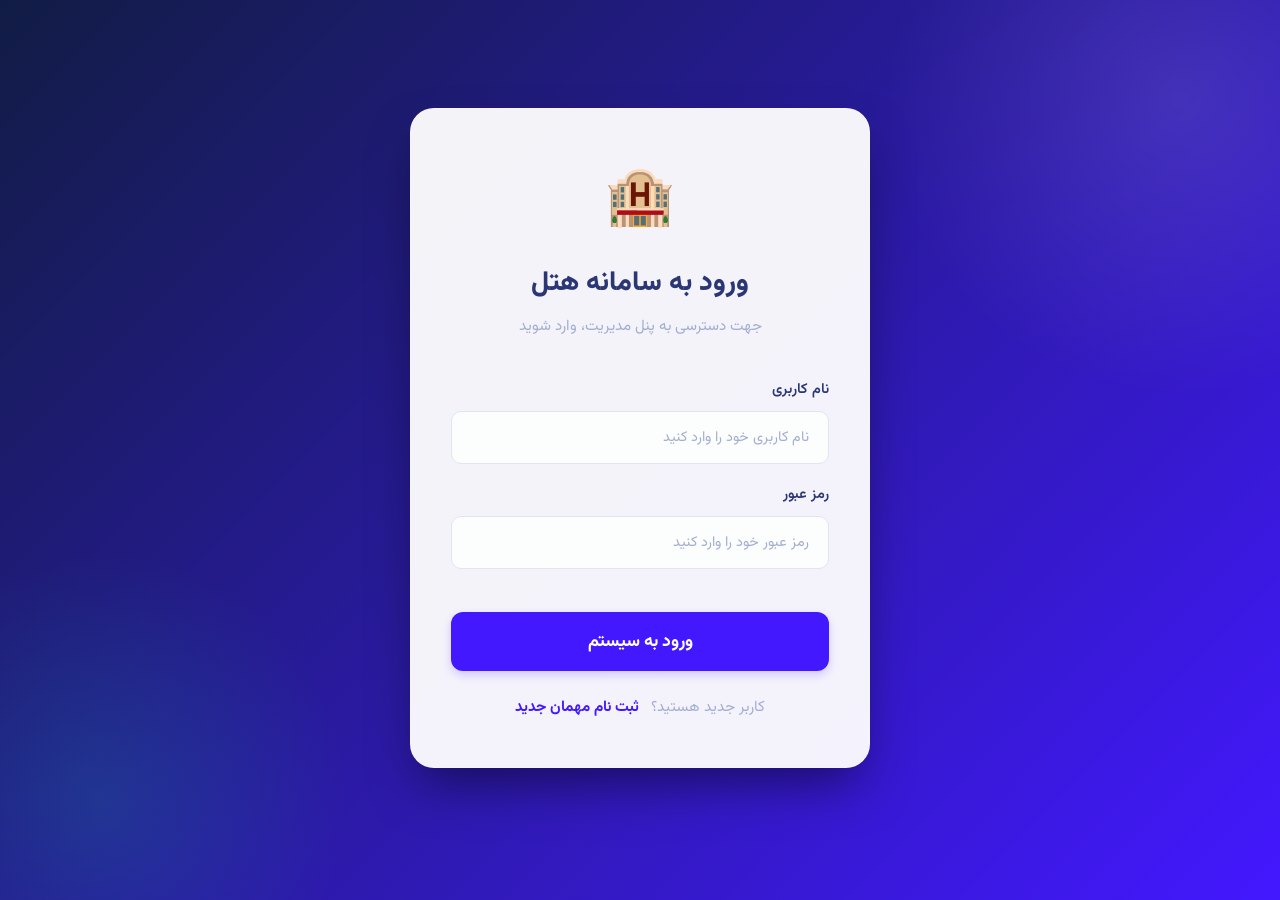
<file: hotel/index.html>
<!DOCTYPE html>
<html lang="fa" dir="rtl">
<head>
    <meta charset="UTF-8">
    <meta name="viewport" content="width=device-width, initial-scale=1.0">
    <title>ورود به سیستم مدیریت هتل</title>
    <link rel="stylesheet" href="vazirmatn/Vazirmatn-font-face.css">
    <link rel="stylesheet" href="css/shared.css">
    <link rel="stylesheet" href="css/auth.css">
</head>
<body>
    <div id="auth-view">
        <div class="auth-wrapper">
            <div class="card auth-box">
                <div class="auth-header">
                    <div class="auth-icon">🏨</div>
                    <h2 id="auth-title">ورود به سامانه هتل</h2>
                    <p class="auth-subtitle">جهت دسترسی به پنل مدیریت، وارد شوید</p>
                </div>
                <form id="auth-form" onsubmit="handleAuth(event)">
                    <div id="register-fields" class="hidden">
                        <div class="form-group">
                            <label>نام و نام خانوادگی</label>
                            <input type="text" id="reg-name" placeholder="مثال: علی محمدی">
                        </div>
                        <div class="form-group">
                            <label>شماره تماس</label>
                            <input type="text" id="reg-phone" placeholder="09123456789">
                        </div>
                    </div>
                    <div class="form-group">
                        <label>نام کاربری</label>
                        <input type="text" id="auth-user" required placeholder="نام کاربری خود را وارد کنید">
                    </div>
                    <div class="form-group">
                        <label>رمز عبور</label>
                        <input type="password" id="auth-pass" required placeholder="رمز عبور خود را وارد کنید">
                    </div>
                    <button type="submit" id="auth-btn" class="auth-submit">ورود به سیستم</button>
                    <p class="auth-switch">
                        کاربر جدید هستید؟ <a href="#" onclick="toggleAuthMode()">ثبت نام مهمان جدید</a>
                    </p>
                </form>
            </div>
        </div>
    </div>
    
    <script src="js/db.js"></script>
    <script src="js/auth.js"></script>
</body>
</html>
</file>
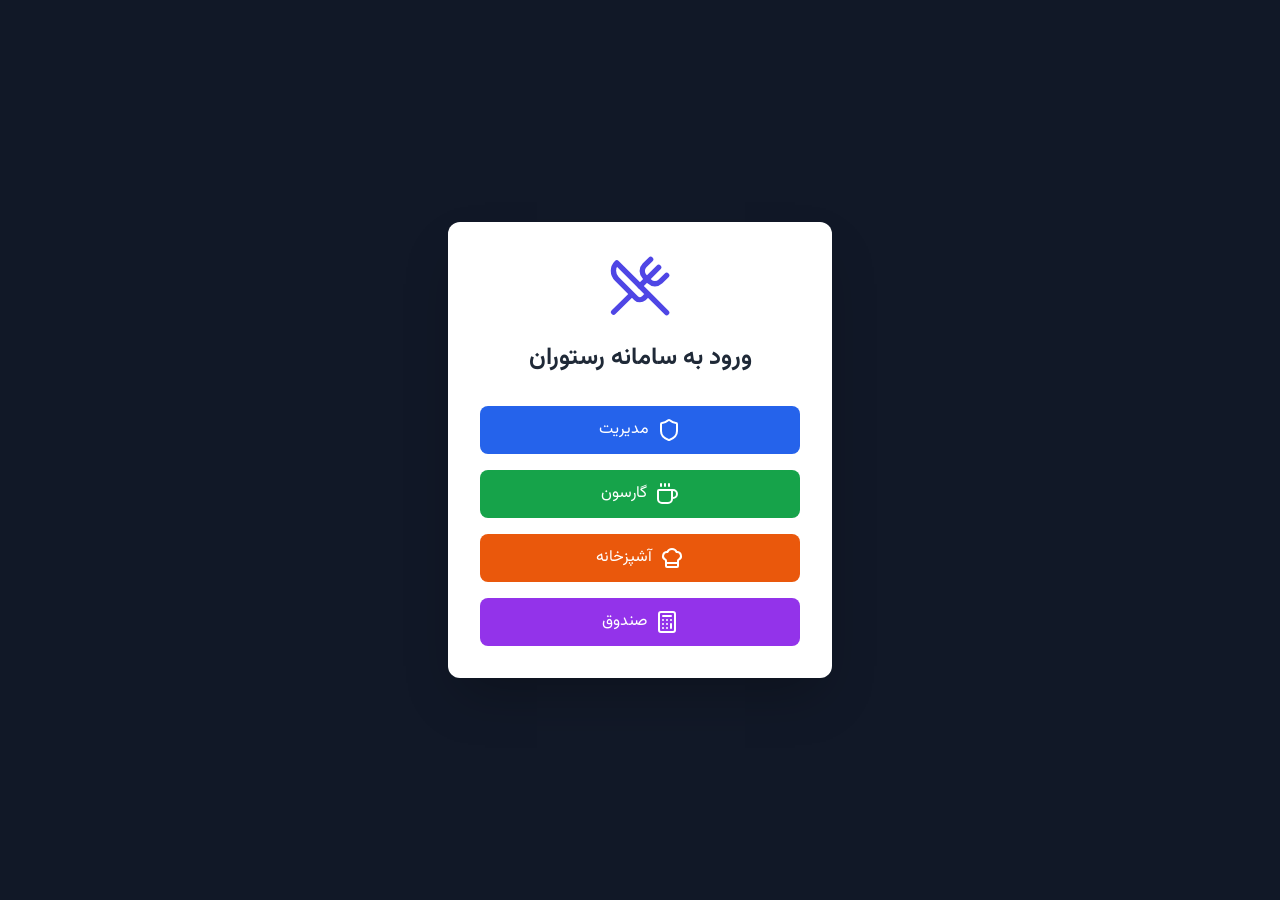
<file: Restaurant/index.html>
<!DOCTYPE html>
<html lang="fa" dir="rtl">
<head>
    <meta charset="UTF-8">
    <meta name="viewport" content="width=device-width, initial-scale=1.0">
    <title>سیستم مدیریت رستوران</title>
    <link href="./output.css" rel="stylesheet">
    <script src="./lucide.js"></script>
    <style>
        @font-face {
            font-family: 'Vazirmatn';
            src: url('../hotel/vazirmatn/fonts/webfonts/Vazirmatn-Regular.woff2') format('woff2');
            font-weight: normal;
            font-style: normal;
        }
        @font-face {
            font-family: 'Vazirmatn';
            src: url('../hotel/vazirmatn/fonts/webfonts/Vazirmatn-Bold.woff2') format('woff2');
            font-weight: bold;
            font-style: normal;
        }
        body { font-family: 'Vazirmatn', sans-serif; background-color: #f3f4f6; }
        .hidden-view { display: none !important; }
        .custom-scrollbar::-webkit-scrollbar { width: 6px; }
        .custom-scrollbar::-webkit-scrollbar-track { background: #f1f1f1; border-radius: 4px; }
        .custom-scrollbar::-webkit-scrollbar-thumb { background: #c7c7cc; border-radius: 4px; }
        .custom-scrollbar::-webkit-scrollbar-thumb:hover { background: #a0a0a5; }
    </style>
</head>
<body class="text-gray-800">

    <div id="login-view" class="min-h-screen flex items-center justify-center bg-gray-900">
        <div class="bg-white p-8 rounded-xl shadow-2xl w-96">
            <div class="flex justify-center mb-6 text-indigo-600">
                <i data-lucide="utensils-crossed" class="w-16 h-16"></i>
            </div>
            <h1 class="text-2xl font-bold text-center mb-8">ورود به سامانه رستوران</h1>
            <div class="space-y-4">
                <button onclick="app.login('admin')" class="w-full py-3 bg-blue-600 text-white rounded-lg hover:bg-blue-700 flex items-center justify-center gap-2">
                    <i data-lucide="shield"></i> مدیریت
                </button>
                <button onclick="app.login('waiter')" class="w-full py-3 bg-green-600 text-white rounded-lg hover:bg-green-700 flex items-center justify-center gap-2">
                    <i data-lucide="coffee"></i> گارسون
                </button>
                <button onclick="app.login('kitchen')" class="w-full py-3 bg-orange-600 text-white rounded-lg hover:bg-orange-700 flex items-center justify-center gap-2">
                    <i data-lucide="chef-hat"></i> آشپزخانه
                </button>
                <button onclick="app.login('cashier')" class="w-full py-3 bg-purple-600 text-white rounded-lg hover:bg-purple-700 flex items-center justify-center gap-2">
                    <i data-lucide="calculator"></i> صندوق
                </button>
            </div>
        </div>
    </div>

    <div id="dashboard-layout" class="hidden-view min-h-screen flex flex-col">
        <header class="bg-white shadow-sm p-4 flex justify-between items-center z-10 relative">
            <div class="flex items-center gap-3">
                <i data-lucide="utensils" class="text-indigo-600"></i>
                <h2 id="header-title" class="text-xl font-bold">داشبورد</h2>
            </div>
            <button onclick="app.logout()" class="text-red-500 hover:bg-red-50 p-2 rounded-lg flex gap-2 items-center">
                <i data-lucide="log-out"></i> خروج
            </button>
        </header>

        <main class="flex-1 p-6 overflow-auto">
            
            <section id="admin-view" class="hidden-view space-y-6">
                <div class="grid grid-cols-3 gap-6">
                    <div class="bg-white p-6 rounded-xl shadow-sm border-l-4 border-blue-500">
                        <div class="text-gray-500 mb-1">فروش امروز</div>
                        <div id="admin-total-sales" class="text-3xl font-bold text-gray-800">0 تومان</div>
                    </div>
                </div>
                
                <div class="bg-white rounded-xl shadow-sm p-6">
                    <div class="flex justify-between items-center mb-6">
                        <h3 class="text-lg font-bold">مدیریت منو</h3>
                        <div class="flex gap-2">
                            <button onclick="admin.exportMenu()" class="bg-gray-100 text-gray-700 px-3 py-2 rounded-lg flex gap-2 hover:bg-gray-200">
                                <i data-lucide="download" class="w-5 h-5"></i> خروجی (Backup)
                            </button>
                            
                            <input type="file" id="import-menu-file" class="hidden" accept=".json" onchange="admin.importMenu(event)">
                            <button onclick="document.getElementById('import-menu-file').click()" class="bg-gray-100 text-gray-700 px-3 py-2 rounded-lg flex gap-2 hover:bg-gray-200">
                                <i data-lucide="upload" class="w-5 h-5"></i> ورود (Restore)
                            </button>

                            <button onclick="admin.openMenuModal()" class="bg-indigo-600 text-white px-4 py-2 rounded-lg flex gap-2">
                                <i data-lucide="plus" class="w-5 h-5"></i> افزودن غذا
                            </button>
                        </div>
                    </div>

                    <div class="overflow-x-auto">
                        <table class="w-full text-right">
                            <thead class="bg-gray-50 border-b">
                                <tr>
                                    <th class="p-3">نام</th>
                                    <th class="p-3">دسته‌بندی</th>
                                    <th class="p-3">قیمت (تومان)</th>
                                    <th class="p-3">وضعیت</th>
                                    <th class="p-3">عملیات</th>
                                </tr>
                            </thead>
                            <tbody id="admin-menu-list"></tbody>
                        </table>
                    </div>
                </div>
            </section>

            <section id="waiter-view" class="hidden-view space-y-6">
                <div class="bg-white p-6 rounded-xl shadow-sm">
                    <h3 class="text-lg font-bold mb-4">غذاهای آماده تحویل</h3>
                    <div id="waiter-ready-list" class="flex flex-col gap-3"></div>
                </div>
                <div class="bg-white p-6 rounded-xl shadow-sm">
                    <div class="flex gap-4 mb-6 text-sm">
                        <span class="flex items-center gap-1"><div class="w-4 h-4 bg-green-100 border border-green-500 rounded"></div> خالی</span>
                        <span class="flex items-center gap-1"><div class="w-4 h-4 bg-red-100 border border-red-500 rounded"></div> مشغول</span>
                        <span class="flex items-center gap-1"><div class="w-4 h-4 bg-yellow-100 border border-yellow-500 rounded"></div> منتظر تسویه</span>
                    </div>
                    <div id="waiter-tables-grid" class="grid grid-cols-5 md:grid-cols-10 gap-4"></div>
                </div>
            </section>

            <section id="kitchen-view" class="hidden-view">
                <h3 class="text-xl font-bold mb-6">صف پخت</h3>
                <div id="kitchen-orders-grid" class="grid grid-cols-1 md:grid-cols-2 lg:grid-cols-3 gap-6"></div>
            </section>

            <section id="cashier-view" class="hidden-view space-y-6">
                <div class="grid grid-cols-1 lg:grid-cols-3 gap-6">
                    <div class="bg-white p-6 rounded-xl shadow-sm lg:col-span-1">
                        <h3 class="text-lg font-bold mb-4">میزهای فعال</h3>
                        <div id="cashier-tables-list" class="space-y-2"></div>
                    </div>
                    <div class="bg-white p-6 rounded-xl shadow-sm lg:col-span-2">
                        <h3 class="text-lg font-bold mb-4">فاکتور</h3>
                        <div id="cashier-invoice-details">
                            <p class="text-gray-400 text-center py-10">یک میز را انتخاب کنید</p>
                        </div>
                    </div>
                </div>
            </section>

        </main>
    </div>

    <div id="modal-overlay" class="hidden-view fixed inset-0 bg-black bg-opacity-50 z-50 flex items-center justify-center p-4 overflow-y-auto">
        <div id="modal-content" class="bg-white rounded-xl shadow-2xl w-auto max-w-[95vw] max-h-[95vh] flex flex-col m-auto">
            <div class="p-4 border-b flex justify-between items-center">
                <h3 id="modal-title" class="font-bold text-lg"></h3>
                <button onclick="app.closeModal()" class="text-gray-500 hover:text-red-500"><i data-lucide="x"></i></button>
            </div>
            <div id="modal-body" class="p-4 overflow-y-auto flex-1 custom-scrollbar"></div>
            <div id="modal-footer" class="p-4 border-t bg-gray-50 rounded-b-xl flex justify-end gap-3"></div>
        </div>
    </div>

    <script src="./js/jalaali.js"></script>
    <script src="./js/store.js"></script>
    <script src="./js/admin.js"></script>
    <script src="./js/waiter.js"></script>
    <script src="./js/kitchen.js"></script>
    <script src="./js/cashier.js"></script>
    <script src="./js/app.js"></script>
</body>
</html>
</file>
<file: hotel/vazirmatn/Vazirmatn-font-face.css>
/* Generated by script */
@font-face {
  font-family: Vazirmatn;
  src: url('fonts/webfonts/Vazirmatn-Thin.woff2') format('woff2');
  font-weight: 100;
  font-style: normal;
  font-display: swap;
}

@font-face {
  font-family: Vazirmatn;
  src: url('fonts/webfonts/Vazirmatn-ExtraLight.woff2') format('woff2');
  font-weight: 200;
  font-style: normal;
  font-display: swap;
}

@font-face {
  font-family: Vazirmatn;
  src: url('fonts/webfonts/Vazirmatn-Light.woff2') format('woff2');
  font-weight: 300;
  font-style: normal;
  font-display: swap;
}

@font-face {
  font-family: Vazirmatn;
  src: url('fonts/webfonts/Vazirmatn-Regular.woff2') format('woff2');
  font-weight: 400;
  font-style: normal;
  font-display: swap;
}

@font-face {
  font-family: Vazirmatn;
  src: url('fonts/webfonts/Vazirmatn-Medium.woff2') format('woff2');
  font-weight: 500;
  font-style: normal;
  font-display: swap;
}

@font-face {
  font-family: Vazirmatn;
  src: url('fonts/webfonts/Vazirmatn-SemiBold.woff2') format('woff2');
  font-weight: 600;
  font-style: normal;
  font-display: swap;
}

@font-face {
  font-family: Vazirmatn;
  src: url('fonts/webfonts/Vazirmatn-Bold.woff2') format('woff2');
  font-weight: 700;
  font-style: normal;
  font-display: swap;
}

@font-face {
  font-family: Vazirmatn;
  src: url('fonts/webfonts/Vazirmatn-ExtraBold.woff2') format('woff2');
  font-weight: 800;
  font-style: normal;
  font-display: swap;
}

@font-face {
  font-family: Vazirmatn;
  src: url('fonts/webfonts/Vazirmatn-Black.woff2') format('woff2');
  font-weight: 900;
  font-style: normal;
  font-display: swap;
}
</file>
<file: hotel/css/shared.css>
:root {
    --primary: #4318FF;
    --primary-hover: #3311DB;
    --secondary: #05CD99;
    --danger: #EE5D50;
    --warning: #FFCE20;
    --dark: #2B3674;
    --light: #F4F7FE;
    --gray: #A3AED0;
    --text-main: #2B3674;
    --border: #E0E5F2;
    --card-bg: #FFFFFF;
    --sidebar-bg: #111C44;
    --shadow-soft: 0px 18px 40px rgba(112, 144, 176, 0.12);
    --shadow-hover: 0px 20px 45px rgba(112, 144, 176, 0.2);
    --font: 'Vazirmatn', system-ui, -apple-system, sans-serif;
    --radius-lg: 20px;
    --radius-md: 14px;
    --radius-sm: 10px;
}

* { box-sizing: border-box; margin: 0; padding: 0; font-family: var(--font); }

body { 
    background: var(--light); 
    color: var(--text-main); 
    min-height: 100vh; 
    display: flex; 
    overflow-x: hidden; 
    font-size: 15px;
    line-height: 1.6;
}

h1, h2, h3, h4 { color: var(--text-main); font-weight: 700; margin-bottom: 1.2rem; }
a { text-decoration: none; color: var(--primary); transition: all 0.3s ease; }
a:hover { color: var(--primary-hover); }

input, select { 
    border: 1px solid var(--border); 
    padding: 0.85rem 1.2rem; 
    border-radius: var(--radius-sm); 
    font-size: 0.95rem; 
    width: 100%; 
    transition: all 0.3s ease; 
    background: #FCFDFD; 
    color: var(--text-main);
}
input:focus, select:focus { 
    outline: none; 
    border-color: var(--primary); 
    background: #FFF;
    box-shadow: 0 0 0 4px rgba(67, 24, 255, 0.1); 
}
input::placeholder { color: var(--gray); font-size: 0.9rem; }

button { 
    background: var(--primary); 
    color: white; 
    border: none; 
    cursor: pointer; 
    font-weight: 600; 
    font-size: 0.95rem;
    padding: 0.85rem 1.5rem;
    border-radius: var(--radius-sm);
    display: inline-flex; 
    justify-content: center; 
    align-items: center; 
    gap: 0.5rem; 
    transition: all 0.3s ease;
    box-shadow: 0px 4px 10px rgba(67, 24, 255, 0.2);
}
button:hover { 
    background: var(--primary-hover); 
    transform: translateY(-2px); 
    box-shadow: 0px 8px 20px rgba(67, 24, 255, 0.3); 
}
button:active { transform: translateY(0); }

button.danger { background: var(--danger); box-shadow: 0px 4px 10px rgba(238, 93, 80, 0.2); }
button.danger:hover { background: #E34A3D; box-shadow: 0px 8px 20px rgba(238, 93, 80, 0.3); }

button.secondary { background: var(--secondary); box-shadow: 0px 4px 10px rgba(5, 205, 153, 0.2); }
button.secondary:hover { background: #04B889; box-shadow: 0px 8px 20px rgba(5, 205, 153, 0.3); }

button.warning { background: var(--warning); color: #fff; box-shadow: 0px 4px 10px rgba(255, 206, 32, 0.2); }
button.warning:hover { background: #E6B81C; box-shadow: 0px 8px 20px rgba(255, 206, 32, 0.3); }

button.outline { 
    background: transparent; 
    border: 1px solid var(--primary); 
    color: var(--primary); 
    box-shadow: none; 
}
button.outline:hover { 
    background: var(--primary); 
    color: white; 
    box-shadow: 0px 8px 20px rgba(67, 24, 255, 0.2); 
}

.card { 
    background: var(--card-bg); 
    border-radius: var(--radius-lg); 
    padding: 2rem; 
    box-shadow: var(--shadow-soft); 
    border: none; 
    margin-bottom: 1.5rem; 
    transition: box-shadow 0.3s ease;
}
.card:hover { box-shadow: var(--shadow-hover); }

.grid-2 { display: grid; grid-template-columns: repeat(auto-fit, minmax(320px, 1fr)); gap: 1.5rem; }
.grid-3 { display: grid; grid-template-columns: repeat(auto-fit, minmax(280px, 1fr)); gap: 1.5rem; }
.grid-4 { display: grid; grid-template-columns: repeat(auto-fit, minmax(220px, 1fr)); gap: 1.5rem; }

.form-group { margin-bottom: 1.2rem; }
.form-group label { 
    display: block; 
    margin-bottom: 0.6rem; 
    font-weight: 600; 
    font-size: 0.9rem; 
    color: var(--text-main);
}

.hidden { display: none !important; }

.badge { 
    padding: 0.4rem 1rem; 
    border-radius: 30px; 
    font-size: 0.85rem; 
    font-weight: 700; 
    display: inline-flex; 
    align-items: center;
    justify-content: center;
    letter-spacing: 0.5px;
}
.badge.available { background: rgba(5, 205, 153, 0.1); color: #05CD99; }
.badge.occupied { background: rgba(238, 93, 80, 0.1); color: #EE5D50; }
.badge.dirty { background: rgba(255, 206, 32, 0.15); color: #D4A000; }
.badge.maintenance { background: #F1F5F9; color: #64748B; }
.badge.active { background: rgba(67, 24, 255, 0.1); color: var(--primary); }
.badge.completed { background: rgba(5, 205, 153, 0.1); color: #05CD99; }
.badge.cancelled { background: rgba(238, 93, 80, 0.1); color: #EE5D50; }



.bd-hide{display:none}


.bd-main {
    background-color: #ffffff;
    border: 1px solid #e2e8f0;
    border-radius: 12px;
    padding: 15px;
    z-index: 9999;
    width: 380px !important;
    margin: 8px 0 0;
    box-shadow: 0 10px 25px rgba(0, 0, 0, 0.1);
    font-family: Tahoma, 'IranSans', sans-serif;
}

.bd-calendar { width: 100%; padding: 0; margin: 0; }
.bd-calendar table { border: none; width: 100%; border-collapse: collapse; }

.bd-title {
    display: flex;
    justify-content: space-between;
    align-items: center;
    width: 100%;
    margin-bottom: 15px;
}

.bd-next, .bd-prev {
    height: 30px;
    border: none;
    cursor: pointer;
    background-color: #f3f4f6;
    color: #4f46e5;
    border-radius: 6px;
    padding: 15px 15px;
    font-size: 15px;
    font-weight: bold;
    transition: all 0.2s ease;
    display: inline-flex;
    align-items: center;
    justify-content: center;
}

.bd-next:hover, .bd-prev:hover {
    background-color: #e0e7ff;
    color: #3730a3;
}

.bd-dropdown { display: flex; gap: 5px; }
.bd-dropdown select {
    height: 40px;
    border: 1px solid #d1d5db;
    border-radius: 8px;
    background-color: #f9fafb;
    color: #374151;
    padding: 5px 5px;
    font-family: inherit;
    font-size: 15px;
    cursor: pointer;
    outline: none;
    transition: border-color 0.2s;
}
.bd-dropdown select:focus { border-color: #4f46e5; }

.bd-table thead { background-color: transparent; color: #6b7280; }
.bd-table thead tr { height: 35px; cursor: default; border-bottom: 1px solid #f3f4f6; }
.bd-table thead tr th { text-align: center; font-size: 13px; font-weight: normal; }

.bd-table tbody tr td { border: none; padding: 1px; }
.bd-empty-cell, .bd-table-days button { width: 30px; height: 30px; }

.bd-table-days button {
    background-color: #ffffff;
    border: 1px solid transparent;
    color: #374151;
    border-radius: 4px;
    font-size: 15px;
    transition: all 0.2s ease;
}

.bd-table-days button:hover:enabled {
    color: #4f46e5;
    font-weight: bold;
    background-color: #e0e7ff;
    cursor: pointer;
}

.bd-table-days button:disabled { background-color: #f3f4f6; color: #9ca3af; }

.bd-today {
    background-color: #ecfdf5 !important;
    color: #059669 !important;
    font-weight: bold;
    border: 1px solid #34d399;
}

.bd-holiday {
    color: #ef4444 !important;
    background-color: #fef2f2 !important;
}

.bd-selected-day {
    background-color: #4f46e5 !important;
    color: #ffffff !important;
    font-weight: bold;
    box-shadow: 0 4px 10px rgba(79, 70, 229, 0.3);
}

.bd-goto-today {
    width: 100%;
    height: 38px;
    color: #ffffff;
    background-color: #4f46e5;
    border-radius: 8px;
    margin-top: 15px;
    display: flex;
    align-items: center;
    justify-content: center;
    cursor: pointer;
    font-size: 14px;
    font-weight: bold;
    border: none;
    transition: background-color 0.2s ease;
}
.bd-goto-today:hover { background-color: #4338ca; }
</file>
<file: hotel/css/auth.css>
#auth-view { 
    width: 100%; 
    min-height: 100vh;
    display: flex; 
    justify-content: center; 
    align-items: center; 
    padding: 2rem; 
    background: linear-gradient(135deg, #111C44 0%, #4318FF 100%);
    position: relative;
    overflow: hidden;
}

#auth-view::before {
    content: '';
    position: absolute;
    width: 600px;
    height: 600px;
    background: radial-gradient(circle, rgba(255,255,255,0.1) 0%, rgba(255,255,255,0) 70%);
    top: -200px;
    right: -200px;
    border-radius: 50%;
}

#auth-view::after {
    content: '';
    position: absolute;
    width: 500px;
    height: 500px;
    background: radial-gradient(circle, rgba(5, 205, 153, 0.15) 0%, rgba(255,255,255,0) 70%);
    bottom: -150px;
    left: -150px;
    border-radius: 50%;
}

.auth-wrapper {
    width: 100%;
    max-width: 460px;
    animation: slideUp 0.6s cubic-bezier(0.16, 1, 0.3, 1);
    position: relative;
    z-index: 10;
}

.auth-box { 
    width: 100%; 
    background: rgba(255, 255, 255, 0.95);
    backdrop-filter: blur(20px);
    border-radius: 24px;
    padding: 3rem 2.5rem;
    box-shadow: 0 25px 50px -12px rgba(0, 0, 0, 0.5);
    border: 1px solid rgba(255, 255, 255, 0.2);
}

.auth-header { 
    text-align: center; 
    margin-bottom: 2.5rem; 
}

.auth-icon { 
    font-size: 3.5rem; 
    margin-bottom: 1rem;
    display: inline-block;
    animation: float 3s ease-in-out infinite;
}

.auth-header h2 { 
    color: var(--text-main); 
    font-size: 1.7rem; 
    font-weight: 800; 
    margin-bottom: 0.5rem; 
}

.auth-subtitle { 
    color: var(--gray); 
    font-size: 0.95rem; 
}

.auth-submit { 
    width: 100%; 
    padding: 1rem; 
    font-size: 1.1rem; 
    border-radius: 12px; 
    margin-top: 1.5rem; 
    font-weight: 700;
}

.auth-switch { 
    text-align: center; 
    margin-top: 1.5rem; 
    font-size: 0.95rem; 
    color: var(--gray); 
}

.auth-switch a { 
    color: var(--primary); 
    font-weight: 700; 
    margin-right: 0.5rem;
}

.auth-switch a:hover {
    text-decoration: underline;
}

@keyframes slideUp {
    from { opacity: 0; transform: translateY(40px); }
    to { opacity: 1; transform: translateY(0); }
}

@keyframes float {
    0% { transform: translateY(0px); }
    50% { transform: translateY(-10px); }
    100% { transform: translateY(0px); }
}

@media (max-width: 480px) {
    .auth-box { padding: 2rem 1.5rem; }
    .auth-header h2 { font-size: 1.4rem; }
}
</file>
<file: Restaurant/output.css>
*, ::before, ::after {
  --tw-border-spacing-x: 0;
  --tw-border-spacing-y: 0;
  --tw-translate-x: 0;
  --tw-translate-y: 0;
  --tw-rotate: 0;
  --tw-skew-x: 0;
  --tw-skew-y: 0;
  --tw-scale-x: 1;
  --tw-scale-y: 1;
  --tw-pan-x:  ;
  --tw-pan-y:  ;
  --tw-pinch-zoom:  ;
  --tw-scroll-snap-strictness: proximity;
  --tw-gradient-from-position:  ;
  --tw-gradient-via-position:  ;
  --tw-gradient-to-position:  ;
  --tw-ordinal:  ;
  --tw-slashed-zero:  ;
  --tw-numeric-figure:  ;
  --tw-numeric-spacing:  ;
  --tw-numeric-fraction:  ;
  --tw-ring-inset:  ;
  --tw-ring-offset-width: 0px;
  --tw-ring-offset-color: #fff;
  --tw-ring-color: rgb(59 130 246 / 0.5);
  --tw-ring-offset-shadow: 0 0 #0000;
  --tw-ring-shadow: 0 0 #0000;
  --tw-shadow: 0 0 #0000;
  --tw-shadow-colored: 0 0 #0000;
  --tw-blur:  ;
  --tw-brightness:  ;
  --tw-contrast:  ;
  --tw-grayscale:  ;
  --tw-hue-rotate:  ;
  --tw-invert:  ;
  --tw-saturate:  ;
  --tw-sepia:  ;
  --tw-drop-shadow:  ;
  --tw-backdrop-blur:  ;
  --tw-backdrop-brightness:  ;
  --tw-backdrop-contrast:  ;
  --tw-backdrop-grayscale:  ;
  --tw-backdrop-hue-rotate:  ;
  --tw-backdrop-invert:  ;
  --tw-backdrop-opacity:  ;
  --tw-backdrop-saturate:  ;
  --tw-backdrop-sepia:  ;
  --tw-contain-size:  ;
  --tw-contain-layout:  ;
  --tw-contain-paint:  ;
  --tw-contain-style:  ;
}

::backdrop {
  --tw-border-spacing-x: 0;
  --tw-border-spacing-y: 0;
  --tw-translate-x: 0;
  --tw-translate-y: 0;
  --tw-rotate: 0;
  --tw-skew-x: 0;
  --tw-skew-y: 0;
  --tw-scale-x: 1;
  --tw-scale-y: 1;
  --tw-pan-x:  ;
  --tw-pan-y:  ;
  --tw-pinch-zoom:  ;
  --tw-scroll-snap-strictness: proximity;
  --tw-gradient-from-position:  ;
  --tw-gradient-via-position:  ;
  --tw-gradient-to-position:  ;
  --tw-ordinal:  ;
  --tw-slashed-zero:  ;
  --tw-numeric-figure:  ;
  --tw-numeric-spacing:  ;
  --tw-numeric-fraction:  ;
  --tw-ring-inset:  ;
  --tw-ring-offset-width: 0px;
  --tw-ring-offset-color: #fff;
  --tw-ring-color: rgb(59 130 246 / 0.5);
  --tw-ring-offset-shadow: 0 0 #0000;
  --tw-ring-shadow: 0 0 #0000;
  --tw-shadow: 0 0 #0000;
  --tw-shadow-colored: 0 0 #0000;
  --tw-blur:  ;
  --tw-brightness:  ;
  --tw-contrast:  ;
  --tw-grayscale:  ;
  --tw-hue-rotate:  ;
  --tw-invert:  ;
  --tw-saturate:  ;
  --tw-sepia:  ;
  --tw-drop-shadow:  ;
  --tw-backdrop-blur:  ;
  --tw-backdrop-brightness:  ;
  --tw-backdrop-contrast:  ;
  --tw-backdrop-grayscale:  ;
  --tw-backdrop-hue-rotate:  ;
  --tw-backdrop-invert:  ;
  --tw-backdrop-opacity:  ;
  --tw-backdrop-saturate:  ;
  --tw-backdrop-sepia:  ;
  --tw-contain-size:  ;
  --tw-contain-layout:  ;
  --tw-contain-paint:  ;
  --tw-contain-style:  ;
}

/*
! tailwindcss v3.4.19 | MIT License | https://tailwindcss.com
*/

/*
1. Prevent padding and border from affecting element width. (https://github.com/mozdevs/cssremedy/issues/4)
2. Allow adding a border to an element by just adding a border-width. (https://github.com/tailwindcss/tailwindcss/pull/116)
*/

*,
::before,
::after {
  box-sizing: border-box;
  /* 1 */
  border-width: 0;
  /* 2 */
  border-style: solid;
  /* 2 */
  border-color: #e5e7eb;
  /* 2 */
}

::before,
::after {
  --tw-content: '';
}

/*
1. Use a consistent sensible line-height in all browsers.
2. Prevent adjustments of font size after orientation changes in iOS.
3. Use a more readable tab size.
4. Use the user's configured `sans` font-family by default.
5. Use the user's configured `sans` font-feature-settings by default.
6. Use the user's configured `sans` font-variation-settings by default.
7. Disable tap highlights on iOS
*/

html,
:host {
  line-height: 1.5;
  /* 1 */
  -webkit-text-size-adjust: 100%;
  /* 2 */
  -moz-tab-size: 4;
  /* 3 */
  -o-tab-size: 4;
     tab-size: 4;
  /* 3 */
  font-family: ui-sans-serif, system-ui, sans-serif, "Apple Color Emoji", "Segoe UI Emoji", "Segoe UI Symbol", "Noto Color Emoji";
  /* 4 */
  font-feature-settings: normal;
  /* 5 */
  font-variation-settings: normal;
  /* 6 */
  -webkit-tap-highlight-color: transparent;
  /* 7 */
}

/*
1. Remove the margin in all browsers.
2. Inherit line-height from `html` so users can set them as a class directly on the `html` element.
*/

body {
  margin: 0;
  /* 1 */
  line-height: inherit;
  /* 2 */
}

/*
1. Add the correct height in Firefox.
2. Correct the inheritance of border color in Firefox. (https://bugzilla.mozilla.org/show_bug.cgi?id=190655)
3. Ensure horizontal rules are visible by default.
*/

hr {
  height: 0;
  /* 1 */
  color: inherit;
  /* 2 */
  border-top-width: 1px;
  /* 3 */
}

/*
Add the correct text decoration in Chrome, Edge, and Safari.
*/

abbr:where([title]) {
  -webkit-text-decoration: underline dotted;
          text-decoration: underline dotted;
}

/*
Remove the default font size and weight for headings.
*/

h1,
h2,
h3,
h4,
h5,
h6 {
  font-size: inherit;
  font-weight: inherit;
}

/*
Reset links to optimize for opt-in styling instead of opt-out.
*/

a {
  color: inherit;
  text-decoration: inherit;
}

/*
Add the correct font weight in Edge and Safari.
*/

b,
strong {
  font-weight: bolder;
}

/*
1. Use the user's configured `mono` font-family by default.
2. Use the user's configured `mono` font-feature-settings by default.
3. Use the user's configured `mono` font-variation-settings by default.
4. Correct the odd `em` font sizing in all browsers.
*/

code,
kbd,
samp,
pre {
  font-family: ui-monospace, SFMono-Regular, Menlo, Monaco, Consolas, "Liberation Mono", "Courier New", monospace;
  /* 1 */
  font-feature-settings: normal;
  /* 2 */
  font-variation-settings: normal;
  /* 3 */
  font-size: 1em;
  /* 4 */
}

/*
Add the correct font size in all browsers.
*/

small {
  font-size: 80%;
}

/*
Prevent `sub` and `sup` elements from affecting the line height in all browsers.
*/

sub,
sup {
  font-size: 75%;
  line-height: 0;
  position: relative;
  vertical-align: baseline;
}

sub {
  bottom: -0.25em;
}

sup {
  top: -0.5em;
}

/*
1. Remove text indentation from table contents in Chrome and Safari. (https://bugs.chromium.org/p/chromium/issues/detail?id=999088, https://bugs.webkit.org/show_bug.cgi?id=201297)
2. Correct table border color inheritance in all Chrome and Safari. (https://bugs.chromium.org/p/chromium/issues/detail?id=935729, https://bugs.webkit.org/show_bug.cgi?id=195016)
3. Remove gaps between table borders by default.
*/

table {
  text-indent: 0;
  /* 1 */
  border-color: inherit;
  /* 2 */
  border-collapse: collapse;
  /* 3 */
}

/*
1. Change the font styles in all browsers.
2. Remove the margin in Firefox and Safari.
3. Remove default padding in all browsers.
*/

button,
input,
optgroup,
select,
textarea {
  font-family: inherit;
  /* 1 */
  font-feature-settings: inherit;
  /* 1 */
  font-variation-settings: inherit;
  /* 1 */
  font-size: 100%;
  /* 1 */
  font-weight: inherit;
  /* 1 */
  line-height: inherit;
  /* 1 */
  letter-spacing: inherit;
  /* 1 */
  color: inherit;
  /* 1 */
  margin: 0;
  /* 2 */
  padding: 0;
  /* 3 */
}

/*
Remove the inheritance of text transform in Edge and Firefox.
*/

button,
select {
  text-transform: none;
}

/*
1. Correct the inability to style clickable types in iOS and Safari.
2. Remove default button styles.
*/

button,
input:where([type='button']),
input:where([type='reset']),
input:where([type='submit']) {
  -webkit-appearance: button;
  /* 1 */
  background-color: transparent;
  /* 2 */
  background-image: none;
  /* 2 */
}

/*
Use the modern Firefox focus style for all focusable elements.
*/

:-moz-focusring {
  outline: auto;
}

/*
Remove the additional `:invalid` styles in Firefox. (https://github.com/mozilla/gecko-dev/blob/2f9eacd9d3d995c937b4251a5557d95d494c9be1/layout/style/res/forms.css#L728-L737)
*/

:-moz-ui-invalid {
  box-shadow: none;
}

/*
Add the correct vertical alignment in Chrome and Firefox.
*/

progress {
  vertical-align: baseline;
}

/*
Correct the cursor style of increment and decrement buttons in Safari.
*/

::-webkit-inner-spin-button,
::-webkit-outer-spin-button {
  height: auto;
}

/*
1. Correct the odd appearance in Chrome and Safari.
2. Correct the outline style in Safari.
*/

[type='search'] {
  -webkit-appearance: textfield;
  /* 1 */
  outline-offset: -2px;
  /* 2 */
}

/*
Remove the inner padding in Chrome and Safari on macOS.
*/

::-webkit-search-decoration {
  -webkit-appearance: none;
}

/*
1. Correct the inability to style clickable types in iOS and Safari.
2. Change font properties to `inherit` in Safari.
*/

::-webkit-file-upload-button {
  -webkit-appearance: button;
  /* 1 */
  font: inherit;
  /* 2 */
}

/*
Add the correct display in Chrome and Safari.
*/

summary {
  display: list-item;
}

/*
Removes the default spacing and border for appropriate elements.
*/

blockquote,
dl,
dd,
h1,
h2,
h3,
h4,
h5,
h6,
hr,
figure,
p,
pre {
  margin: 0;
}

fieldset {
  margin: 0;
  padding: 0;
}

legend {
  padding: 0;
}

ol,
ul,
menu {
  list-style: none;
  margin: 0;
  padding: 0;
}

/*
Reset default styling for dialogs.
*/

dialog {
  padding: 0;
}

/*
Prevent resizing textareas horizontally by default.
*/

textarea {
  resize: vertical;
}

/*
1. Reset the default placeholder opacity in Firefox. (https://github.com/tailwindlabs/tailwindcss/issues/3300)
2. Set the default placeholder color to the user's configured gray 400 color.
*/

input::-moz-placeholder, textarea::-moz-placeholder {
  opacity: 1;
  /* 1 */
  color: #9ca3af;
  /* 2 */
}

input::placeholder,
textarea::placeholder {
  opacity: 1;
  /* 1 */
  color: #9ca3af;
  /* 2 */
}

/*
Set the default cursor for buttons.
*/

button,
[role="button"] {
  cursor: pointer;
}

/*
Make sure disabled buttons don't get the pointer cursor.
*/

:disabled {
  cursor: default;
}

/*
1. Make replaced elements `display: block` by default. (https://github.com/mozdevs/cssremedy/issues/14)
2. Add `vertical-align: middle` to align replaced elements more sensibly by default. (https://github.com/jensimmons/cssremedy/issues/14#issuecomment-634934210)
   This can trigger a poorly considered lint error in some tools but is included by design.
*/

img,
svg,
video,
canvas,
audio,
iframe,
embed,
object {
  display: block;
  /* 1 */
  vertical-align: middle;
  /* 2 */
}

/*
Constrain images and videos to the parent width and preserve their intrinsic aspect ratio. (https://github.com/mozdevs/cssremedy/issues/14)
*/

img,
video {
  max-width: 100%;
  height: auto;
}

/* Make elements with the HTML hidden attribute stay hidden by default */

[hidden]:where(:not([hidden="until-found"])) {
  display: none;
}

@font-face {
  font-family: 'Vazirmatn';

  src: url('./fonts/Vazirmatn-Regular.woff2') format('woff2');

  font-weight: normal;

  font-style: normal;
}

html {
  font-family: 'Vazirmatn', system-ui, sans-serif;
  direction: rtl;
}

.container {
  width: 100%;
}

.\!container {
  width: 100% !important;
}

@media (min-width: 640px) {
  .container {
    max-width: 640px;
  }

  .\!container {
    max-width: 640px !important;
  }
}

@media (min-width: 768px) {
  .container {
    max-width: 768px;
  }

  .\!container {
    max-width: 768px !important;
  }
}

@media (min-width: 1024px) {
  .container {
    max-width: 1024px;
  }

  .\!container {
    max-width: 1024px !important;
  }
}

@media (min-width: 1280px) {
  .container {
    max-width: 1280px;
  }

  .\!container {
    max-width: 1280px !important;
  }
}

@media (min-width: 1536px) {
  .container {
    max-width: 1536px;
  }

  .\!container {
    max-width: 1536px !important;
  }
}

.fixed {
  position: fixed;
}

.absolute {
  position: absolute;
}

.relative {
  position: relative;
}

.sticky {
  position: sticky;
}

.inset-0 {
  inset: 0px;
}

.right-4 {
  right: 1rem;
}

.top-0 {
  top: 0px;
}

.top-3\.5 {
  top: 0.875rem;
}

.right-3 {
  right: 0.75rem;
}

.-bottom-0\.5 {
  bottom: -0.125rem;
}

.-left-0\.5 {
  left: -0.125rem;
}

.-right-0\.5 {
  right: -0.125rem;
}

.-top-0\.5 {
  top: -0.125rem;
}

.z-10 {
  z-index: 10;
}

.z-50 {
  z-index: 50;
}

.col-span-full {
  grid-column: 1 / -1;
}

.m-auto {
  margin: auto;
}

.mb-1 {
  margin-bottom: 0.25rem;
}

.mb-2 {
  margin-bottom: 0.5rem;
}

.mb-4 {
  margin-bottom: 1rem;
}

.mb-6 {
  margin-bottom: 1.5rem;
}

.mb-8 {
  margin-bottom: 2rem;
}

.mb-3 {
  margin-bottom: 0.75rem;
}

.mt-4 {
  margin-top: 1rem;
}

.ml-2 {
  margin-left: 0.5rem;
}

.mt-10 {
  margin-top: 2.5rem;
}

.mt-2 {
  margin-top: 0.5rem;
}

.line-clamp-2 {
  overflow: hidden;
  display: -webkit-box;
  -webkit-box-orient: vertical;
  -webkit-line-clamp: 2;
}

.block {
  display: block;
}

.flex {
  display: flex;
}

.table {
  display: table;
}

.grid {
  display: grid;
}

.\!grid {
  display: grid !important;
}

.hidden {
  display: none;
}

.h-16 {
  height: 4rem;
}

.h-4 {
  height: 1rem;
}

.h-5 {
  height: 1.25rem;
}

.h-6 {
  height: 1.5rem;
}

.h-64 {
  height: 16rem;
}

.h-12 {
  height: 3rem;
}

.h-2 {
  height: 0.5rem;
}

.h-40 {
  height: 10rem;
}

.h-7 {
  height: 1.75rem;
}

.h-9 {
  height: 2.25rem;
}

.h-\[75vh\] {
  height: 75vh;
}

.h-24 {
  height: 6rem;
}

.h-8 {
  height: 2rem;
}

.h-full {
  height: 100%;
}

.h-10 {
  height: 2.5rem;
}

.h-14 {
  height: 3.5rem;
}

.h-3 {
  height: 0.75rem;
}

.max-h-\[90vh\] {
  max-height: 90vh;
}

.max-h-36 {
  max-height: 9rem;
}

.max-h-\[50vh\] {
  max-height: 50vh;
}

.max-h-\[55vh\] {
  max-height: 55vh;
}

.max-h-\[60vh\] {
  max-height: 60vh;
}

.max-h-\[65vh\] {
  max-height: 65vh;
}

.max-h-\[95vh\] {
  max-height: 95vh;
}

.min-h-screen {
  min-height: 100vh;
}

.min-h-\[60vh\] {
  min-height: 60vh;
}

.min-h-\[65vh\] {
  min-height: 65vh;
}

.min-h-\[80vh\] {
  min-height: 80vh;
}

.w-16 {
  width: 4rem;
}

.w-20 {
  width: 5rem;
}

.w-4 {
  width: 1rem;
}

.w-5 {
  width: 1.25rem;
}

.w-6 {
  width: 1.5rem;
}

.w-96 {
  width: 24rem;
}

.w-full {
  width: 100%;
}

.w-12 {
  width: 3rem;
}

.w-2 {
  width: 0.5rem;
}

.w-7 {
  width: 1.75rem;
}

.w-9 {
  width: 2.25rem;
}

.w-8 {
  width: 2rem;
}

.w-10 {
  width: 2.5rem;
}

.w-14 {
  width: 3.5rem;
}

.w-3 {
  width: 0.75rem;
}

.w-\[95vw\] {
  width: 95vw;
}

.w-auto {
  width: auto;
}

.min-w-\[80px\] {
  min-width: 80px;
}

.min-w-\[1rem\] {
  min-width: 1rem;
}

.max-w-lg {
  max-width: 32rem;
}

.max-w-\[1200px\] {
  max-width: 1200px;
}

.max-w-\[95vw\] {
  max-width: 95vw;
}

.flex-1 {
  flex: 1 1 0%;
}

.shrink-0 {
  flex-shrink: 0;
}

.cursor-pointer {
  cursor: pointer;
}

.grid-cols-1 {
  grid-template-columns: repeat(1, minmax(0, 1fr));
}

.grid-cols-2 {
  grid-template-columns: repeat(2, minmax(0, 1fr));
}

.grid-cols-3 {
  grid-template-columns: repeat(3, minmax(0, 1fr));
}

.grid-cols-5 {
  grid-template-columns: repeat(5, minmax(0, 1fr));
}

.flex-col {
  flex-direction: column;
}

.flex-wrap {
  flex-wrap: wrap;
}

.items-center {
  align-items: center;
}

.justify-end {
  justify-content: flex-end;
}

.justify-center {
  justify-content: center;
}

.justify-between {
  justify-content: space-between;
}

.gap-1 {
  gap: 0.25rem;
}

.gap-2 {
  gap: 0.5rem;
}

.gap-3 {
  gap: 0.75rem;
}

.gap-4 {
  gap: 1rem;
}

.gap-6 {
  gap: 1.5rem;
}

.space-y-2 > :not([hidden]) ~ :not([hidden]) {
  --tw-space-y-reverse: 0;
  margin-top: calc(0.5rem * calc(1 - var(--tw-space-y-reverse)));
  margin-bottom: calc(0.5rem * var(--tw-space-y-reverse));
}

.space-y-4 > :not([hidden]) ~ :not([hidden]) {
  --tw-space-y-reverse: 0;
  margin-top: calc(1rem * calc(1 - var(--tw-space-y-reverse)));
  margin-bottom: calc(1rem * var(--tw-space-y-reverse));
}

.space-y-6 > :not([hidden]) ~ :not([hidden]) {
  --tw-space-y-reverse: 0;
  margin-top: calc(1.5rem * calc(1 - var(--tw-space-y-reverse)));
  margin-bottom: calc(1.5rem * var(--tw-space-y-reverse));
}

.space-y-3 > :not([hidden]) ~ :not([hidden]) {
  --tw-space-y-reverse: 0;
  margin-top: calc(0.75rem * calc(1 - var(--tw-space-y-reverse)));
  margin-bottom: calc(0.75rem * var(--tw-space-y-reverse));
}

.overflow-auto {
  overflow: auto;
}

.overflow-x-auto {
  overflow-x: auto;
}

.overflow-y-auto {
  overflow-y: auto;
}

.whitespace-nowrap {
  white-space: nowrap;
}

.rounded {
  border-radius: 0.25rem;
}

.rounded-full {
  border-radius: 9999px;
}

.rounded-lg {
  border-radius: 0.5rem;
}

.rounded-xl {
  border-radius: 0.75rem;
}

.rounded-b-xl {
  border-bottom-right-radius: 0.75rem;
  border-bottom-left-radius: 0.75rem;
}

.rounded-t-lg {
  border-top-left-radius: 0.5rem;
  border-top-right-radius: 0.5rem;
}

.border {
  border-width: 1px;
}

.border-2 {
  border-width: 2px;
}

.border-4 {
  border-width: 4px;
}

.border-b {
  border-bottom-width: 1px;
}

.border-l-4 {
  border-left-width: 4px;
}

.border-t {
  border-top-width: 1px;
}

.border-t-4 {
  border-top-width: 4px;
}

.border-b-2 {
  border-bottom-width: 2px;
}

.border-t-2 {
  border-top-width: 2px;
}

.border-l {
  border-left-width: 1px;
}

.border-dashed {
  border-style: dashed;
}

.border-blue-500 {
  --tw-border-opacity: 1;
  border-color: rgb(59 130 246 / var(--tw-border-opacity, 1));
}

.border-gray-200 {
  --tw-border-opacity: 1;
  border-color: rgb(229 231 235 / var(--tw-border-opacity, 1));
}

.border-gray-300 {
  --tw-border-opacity: 1;
  border-color: rgb(209 213 219 / var(--tw-border-opacity, 1));
}

.border-green-500 {
  --tw-border-opacity: 1;
  border-color: rgb(34 197 94 / var(--tw-border-opacity, 1));
}

.border-orange-500 {
  --tw-border-opacity: 1;
  border-color: rgb(249 115 22 / var(--tw-border-opacity, 1));
}

.border-red-500 {
  --tw-border-opacity: 1;
  border-color: rgb(239 68 68 / var(--tw-border-opacity, 1));
}

.border-yellow-300 {
  --tw-border-opacity: 1;
  border-color: rgb(253 224 71 / var(--tw-border-opacity, 1));
}

.border-yellow-500 {
  --tw-border-opacity: 1;
  border-color: rgb(234 179 8 / var(--tw-border-opacity, 1));
}

.border-gray-100 {
  --tw-border-opacity: 1;
  border-color: rgb(243 244 246 / var(--tw-border-opacity, 1));
}

.border-indigo-100 {
  --tw-border-opacity: 1;
  border-color: rgb(224 231 255 / var(--tw-border-opacity, 1));
}

.border-current {
  border-color: currentColor;
}

.bg-black {
  --tw-bg-opacity: 1;
  background-color: rgb(0 0 0 / var(--tw-bg-opacity, 1));
}

.bg-blue-600 {
  --tw-bg-opacity: 1;
  background-color: rgb(37 99 235 / var(--tw-bg-opacity, 1));
}

.bg-gray-100 {
  --tw-bg-opacity: 1;
  background-color: rgb(243 244 246 / var(--tw-bg-opacity, 1));
}

.bg-gray-50 {
  --tw-bg-opacity: 1;
  background-color: rgb(249 250 251 / var(--tw-bg-opacity, 1));
}

.bg-gray-900 {
  --tw-bg-opacity: 1;
  background-color: rgb(17 24 39 / var(--tw-bg-opacity, 1));
}

.bg-green-100 {
  --tw-bg-opacity: 1;
  background-color: rgb(220 252 231 / var(--tw-bg-opacity, 1));
}

.bg-green-500 {
  --tw-bg-opacity: 1;
  background-color: rgb(34 197 94 / var(--tw-bg-opacity, 1));
}

.bg-green-600 {
  --tw-bg-opacity: 1;
  background-color: rgb(22 163 74 / var(--tw-bg-opacity, 1));
}

.bg-indigo-600 {
  --tw-bg-opacity: 1;
  background-color: rgb(79 70 229 / var(--tw-bg-opacity, 1));
}

.bg-orange-600 {
  --tw-bg-opacity: 1;
  background-color: rgb(234 88 12 / var(--tw-bg-opacity, 1));
}

.bg-purple-600 {
  --tw-bg-opacity: 1;
  background-color: rgb(147 51 234 / var(--tw-bg-opacity, 1));
}

.bg-red-100 {
  --tw-bg-opacity: 1;
  background-color: rgb(254 226 226 / var(--tw-bg-opacity, 1));
}

.bg-white {
  --tw-bg-opacity: 1;
  background-color: rgb(255 255 255 / var(--tw-bg-opacity, 1));
}

.bg-yellow-100 {
  --tw-bg-opacity: 1;
  background-color: rgb(254 249 195 / var(--tw-bg-opacity, 1));
}

.bg-yellow-50 {
  --tw-bg-opacity: 1;
  background-color: rgb(254 252 232 / var(--tw-bg-opacity, 1));
}

.bg-indigo-50 {
  --tw-bg-opacity: 1;
  background-color: rgb(238 242 255 / var(--tw-bg-opacity, 1));
}

.bg-indigo-500 {
  --tw-bg-opacity: 1;
  background-color: rgb(99 102 241 / var(--tw-bg-opacity, 1));
}

.bg-white\/90 {
  background-color: rgb(255 255 255 / 0.9);
}

.bg-indigo-100 {
  --tw-bg-opacity: 1;
  background-color: rgb(224 231 255 / var(--tw-bg-opacity, 1));
}

.bg-current {
  background-color: currentColor;
}

.bg-opacity-50 {
  --tw-bg-opacity: 0.5;
}

.p-1 {
  padding: 0.25rem;
}

.p-2 {
  padding: 0.5rem;
}

.p-3 {
  padding: 0.75rem;
}

.p-4 {
  padding: 1rem;
}

.p-5 {
  padding: 1.25rem;
}

.p-6 {
  padding: 1.5rem;
}

.p-8 {
  padding: 2rem;
}

.px-2 {
  padding-left: 0.5rem;
  padding-right: 0.5rem;
}

.px-3 {
  padding-left: 0.75rem;
  padding-right: 0.75rem;
}

.px-4 {
  padding-left: 1rem;
  padding-right: 1rem;
}

.py-1 {
  padding-top: 0.25rem;
  padding-bottom: 0.25rem;
}

.py-10 {
  padding-top: 2.5rem;
  padding-bottom: 2.5rem;
}

.py-2 {
  padding-top: 0.5rem;
  padding-bottom: 0.5rem;
}

.py-3 {
  padding-top: 0.75rem;
  padding-bottom: 0.75rem;
}

.px-5 {
  padding-left: 1.25rem;
  padding-right: 1.25rem;
}

.px-6 {
  padding-left: 1.5rem;
  padding-right: 1.5rem;
}

.py-0\.5 {
  padding-top: 0.125rem;
  padding-bottom: 0.125rem;
}

.py-2\.5 {
  padding-top: 0.625rem;
  padding-bottom: 0.625rem;
}

.py-4 {
  padding-top: 1rem;
  padding-bottom: 1rem;
}

.py-6 {
  padding-top: 1.5rem;
  padding-bottom: 1.5rem;
}

.px-8 {
  padding-left: 2rem;
  padding-right: 2rem;
}

.pb-1 {
  padding-bottom: 0.25rem;
}

.pb-2 {
  padding-bottom: 0.5rem;
}

.pr-2 {
  padding-right: 0.5rem;
}

.pt-2 {
  padding-top: 0.5rem;
}

.pt-4 {
  padding-top: 1rem;
}

.pl-2 {
  padding-left: 0.5rem;
}

.pr-1 {
  padding-right: 0.25rem;
}

.pr-11 {
  padding-right: 2.75rem;
}

.pt-3 {
  padding-top: 0.75rem;
}

.pb-3 {
  padding-bottom: 0.75rem;
}

.pb-4 {
  padding-bottom: 1rem;
}

.pl-6 {
  padding-left: 1.5rem;
}

.pr-10 {
  padding-right: 2.5rem;
}

.text-left {
  text-align: left;
}

.text-center {
  text-align: center;
}

.text-right {
  text-align: right;
}

.text-2xl {
  font-size: 1.5rem;
  line-height: 2rem;
}

.text-3xl {
  font-size: 1.875rem;
  line-height: 2.25rem;
}

.text-lg {
  font-size: 1.125rem;
  line-height: 1.75rem;
}

.text-sm {
  font-size: 0.875rem;
  line-height: 1.25rem;
}

.text-xl {
  font-size: 1.25rem;
  line-height: 1.75rem;
}

.text-xs {
  font-size: 0.75rem;
  line-height: 1rem;
}

.font-bold {
  font-weight: 700;
}

.font-black {
  font-weight: 900;
}

.font-medium {
  font-weight: 500;
}

.text-gray-400 {
  --tw-text-opacity: 1;
  color: rgb(156 163 175 / var(--tw-text-opacity, 1));
}

.text-gray-500 {
  --tw-text-opacity: 1;
  color: rgb(107 114 128 / var(--tw-text-opacity, 1));
}

.text-gray-600 {
  --tw-text-opacity: 1;
  color: rgb(75 85 99 / var(--tw-text-opacity, 1));
}

.text-gray-700 {
  --tw-text-opacity: 1;
  color: rgb(55 65 81 / var(--tw-text-opacity, 1));
}

.text-gray-800 {
  --tw-text-opacity: 1;
  color: rgb(31 41 55 / var(--tw-text-opacity, 1));
}

.text-green-600 {
  --tw-text-opacity: 1;
  color: rgb(22 163 74 / var(--tw-text-opacity, 1));
}

.text-green-700 {
  --tw-text-opacity: 1;
  color: rgb(21 128 61 / var(--tw-text-opacity, 1));
}

.text-indigo-600 {
  --tw-text-opacity: 1;
  color: rgb(79 70 229 / var(--tw-text-opacity, 1));
}

.text-indigo-700 {
  --tw-text-opacity: 1;
  color: rgb(67 56 202 / var(--tw-text-opacity, 1));
}

.text-red-500 {
  --tw-text-opacity: 1;
  color: rgb(239 68 68 / var(--tw-text-opacity, 1));
}

.text-red-600 {
  --tw-text-opacity: 1;
  color: rgb(220 38 38 / var(--tw-text-opacity, 1));
}

.text-red-700 {
  --tw-text-opacity: 1;
  color: rgb(185 28 28 / var(--tw-text-opacity, 1));
}

.text-white {
  --tw-text-opacity: 1;
  color: rgb(255 255 255 / var(--tw-text-opacity, 1));
}

.text-yellow-600 {
  --tw-text-opacity: 1;
  color: rgb(202 138 4 / var(--tw-text-opacity, 1));
}

.text-yellow-700 {
  --tw-text-opacity: 1;
  color: rgb(161 98 7 / var(--tw-text-opacity, 1));
}

.text-indigo-800 {
  --tw-text-opacity: 1;
  color: rgb(55 48 163 / var(--tw-text-opacity, 1));
}

.opacity-50 {
  opacity: 0.5;
}

.opacity-70 {
  opacity: 0.7;
}

.opacity-0 {
  opacity: 0;
}

.shadow-2xl {
  --tw-shadow: 0 25px 50px -12px rgb(0 0 0 / 0.25);
  --tw-shadow-colored: 0 25px 50px -12px var(--tw-shadow-color);
  box-shadow: var(--tw-ring-offset-shadow, 0 0 #0000), var(--tw-ring-shadow, 0 0 #0000), var(--tw-shadow);
}

.shadow-sm {
  --tw-shadow: 0 1px 2px 0 rgb(0 0 0 / 0.05);
  --tw-shadow-colored: 0 1px 2px 0 var(--tw-shadow-color);
  box-shadow: var(--tw-ring-offset-shadow, 0 0 #0000), var(--tw-ring-shadow, 0 0 #0000), var(--tw-shadow);
}

.shadow-md {
  --tw-shadow: 0 4px 6px -1px rgb(0 0 0 / 0.1), 0 2px 4px -2px rgb(0 0 0 / 0.1);
  --tw-shadow-colored: 0 4px 6px -1px var(--tw-shadow-color), 0 2px 4px -2px var(--tw-shadow-color);
  box-shadow: var(--tw-ring-offset-shadow, 0 0 #0000), var(--tw-ring-shadow, 0 0 #0000), var(--tw-shadow);
}

.outline-none {
  outline: 2px solid transparent;
  outline-offset: 2px;
}

.filter {
  filter: var(--tw-blur) var(--tw-brightness) var(--tw-contrast) var(--tw-grayscale) var(--tw-hue-rotate) var(--tw-invert) var(--tw-saturate) var(--tw-sepia) var(--tw-drop-shadow);
}

.backdrop-blur-md {
  --tw-backdrop-blur: blur(12px);
  -webkit-backdrop-filter: var(--tw-backdrop-blur) var(--tw-backdrop-brightness) var(--tw-backdrop-contrast) var(--tw-backdrop-grayscale) var(--tw-backdrop-hue-rotate) var(--tw-backdrop-invert) var(--tw-backdrop-opacity) var(--tw-backdrop-saturate) var(--tw-backdrop-sepia);
  backdrop-filter: var(--tw-backdrop-blur) var(--tw-backdrop-brightness) var(--tw-backdrop-contrast) var(--tw-backdrop-grayscale) var(--tw-backdrop-hue-rotate) var(--tw-backdrop-invert) var(--tw-backdrop-opacity) var(--tw-backdrop-saturate) var(--tw-backdrop-sepia);
}

.transition-opacity {
  transition-property: opacity;
  transition-timing-function: cubic-bezier(0.4, 0, 0.2, 1);
  transition-duration: 150ms;
}

.transition-all {
  transition-property: all;
  transition-timing-function: cubic-bezier(0.4, 0, 0.2, 1);
  transition-duration: 150ms;
}

.transition-colors {
  transition-property: color, background-color, border-color, text-decoration-color, fill, stroke;
  transition-timing-function: cubic-bezier(0.4, 0, 0.2, 1);
  transition-duration: 150ms;
}

::-webkit-scrollbar {
  width: 6px;
}

::-webkit-scrollbar-thumb {
  background: #cbd5e1;
  border-radius: 10px;
}

.hover\:scale-105:hover {
  --tw-scale-x: 1.05;
  --tw-scale-y: 1.05;
  transform: translate(var(--tw-translate-x), var(--tw-translate-y)) rotate(var(--tw-rotate)) skewX(var(--tw-skew-x)) skewY(var(--tw-skew-y)) scaleX(var(--tw-scale-x)) scaleY(var(--tw-scale-y));
}

.hover\:border-indigo-400:hover {
  --tw-border-opacity: 1;
  border-color: rgb(129 140 248 / var(--tw-border-opacity, 1));
}

.hover\:bg-blue-700:hover {
  --tw-bg-opacity: 1;
  background-color: rgb(29 78 216 / var(--tw-bg-opacity, 1));
}

.hover\:bg-gray-200:hover {
  --tw-bg-opacity: 1;
  background-color: rgb(229 231 235 / var(--tw-bg-opacity, 1));
}

.hover\:bg-gray-50:hover {
  --tw-bg-opacity: 1;
  background-color: rgb(249 250 251 / var(--tw-bg-opacity, 1));
}

.hover\:bg-green-600:hover {
  --tw-bg-opacity: 1;
  background-color: rgb(22 163 74 / var(--tw-bg-opacity, 1));
}

.hover\:bg-green-700:hover {
  --tw-bg-opacity: 1;
  background-color: rgb(21 128 61 / var(--tw-bg-opacity, 1));
}

.hover\:bg-indigo-50:hover {
  --tw-bg-opacity: 1;
  background-color: rgb(238 242 255 / var(--tw-bg-opacity, 1));
}

.hover\:bg-indigo-700:hover {
  --tw-bg-opacity: 1;
  background-color: rgb(67 56 202 / var(--tw-bg-opacity, 1));
}

.hover\:bg-orange-700:hover {
  --tw-bg-opacity: 1;
  background-color: rgb(194 65 12 / var(--tw-bg-opacity, 1));
}

.hover\:bg-purple-700:hover {
  --tw-bg-opacity: 1;
  background-color: rgb(126 34 206 / var(--tw-bg-opacity, 1));
}

.hover\:bg-red-50:hover {
  --tw-bg-opacity: 1;
  background-color: rgb(254 242 242 / var(--tw-bg-opacity, 1));
}

.hover\:bg-green-50:hover {
  --tw-bg-opacity: 1;
  background-color: rgb(240 253 244 / var(--tw-bg-opacity, 1));
}

.hover\:bg-gray-100:hover {
  --tw-bg-opacity: 1;
  background-color: rgb(243 244 246 / var(--tw-bg-opacity, 1));
}

.hover\:text-red-500:hover {
  --tw-text-opacity: 1;
  color: rgb(239 68 68 / var(--tw-text-opacity, 1));
}

.hover\:text-red-700:hover {
  --tw-text-opacity: 1;
  color: rgb(185 28 28 / var(--tw-text-opacity, 1));
}

.hover\:opacity-80:hover {
  opacity: 0.8;
}

.hover\:shadow:hover {
  --tw-shadow: 0 1px 3px 0 rgb(0 0 0 / 0.1), 0 1px 2px -1px rgb(0 0 0 / 0.1);
  --tw-shadow-colored: 0 1px 3px 0 var(--tw-shadow-color), 0 1px 2px -1px var(--tw-shadow-color);
  box-shadow: var(--tw-ring-offset-shadow, 0 0 #0000), var(--tw-ring-shadow, 0 0 #0000), var(--tw-shadow);
}

.hover\:shadow-md:hover {
  --tw-shadow: 0 4px 6px -1px rgb(0 0 0 / 0.1), 0 2px 4px -2px rgb(0 0 0 / 0.1);
  --tw-shadow-colored: 0 4px 6px -1px var(--tw-shadow-color), 0 2px 4px -2px var(--tw-shadow-color);
  box-shadow: var(--tw-ring-offset-shadow, 0 0 #0000), var(--tw-ring-shadow, 0 0 #0000), var(--tw-shadow);
}

.focus\:border-indigo-500:focus {
  --tw-border-opacity: 1;
  border-color: rgb(99 102 241 / var(--tw-border-opacity, 1));
}

.focus\:bg-white:focus {
  --tw-bg-opacity: 1;
  background-color: rgb(255 255 255 / var(--tw-bg-opacity, 1));
}

.focus\:outline-none:focus {
  outline: 2px solid transparent;
  outline-offset: 2px;
}

.focus\:ring-2:focus {
  --tw-ring-offset-shadow: var(--tw-ring-inset) 0 0 0 var(--tw-ring-offset-width) var(--tw-ring-offset-color);
  --tw-ring-shadow: var(--tw-ring-inset) 0 0 0 calc(2px + var(--tw-ring-offset-width)) var(--tw-ring-color);
  box-shadow: var(--tw-ring-offset-shadow), var(--tw-ring-shadow), var(--tw-shadow, 0 0 #0000);
}

.focus\:ring-indigo-500:focus {
  --tw-ring-opacity: 1;
  --tw-ring-color: rgb(99 102 241 / var(--tw-ring-opacity, 1));
}

.group:hover .group-hover\:bg-indigo-600 {
  --tw-bg-opacity: 1;
  background-color: rgb(79 70 229 / var(--tw-bg-opacity, 1));
}

.group:hover .group-hover\:text-indigo-700 {
  --tw-text-opacity: 1;
  color: rgb(67 56 202 / var(--tw-text-opacity, 1));
}

.group:hover .group-hover\:text-white {
  --tw-text-opacity: 1;
  color: rgb(255 255 255 / var(--tw-text-opacity, 1));
}

.group:hover .group-hover\:text-indigo-600 {
  --tw-text-opacity: 1;
  color: rgb(79 70 229 / var(--tw-text-opacity, 1));
}

.group:hover .group-hover\:opacity-100 {
  opacity: 1;
}

@media (min-width: 768px) {
  .md\:w-1\/3 {
    width: 33.333333%;
  }

  .md\:w-2\/3 {
    width: 66.666667%;
  }

  .md\:w-\[850px\] {
    width: 850px;
  }

  .md\:w-4\/12 {
    width: 33.333333%;
  }

  .md\:w-8\/12 {
    width: 66.666667%;
  }

  .md\:w-1\/4 {
    width: 25%;
  }

  .md\:w-3\/4 {
    width: 75%;
  }

  .md\:grid-cols-10 {
    grid-template-columns: repeat(10, minmax(0, 1fr));
  }

  .md\:grid-cols-2 {
    grid-template-columns: repeat(2, minmax(0, 1fr));
  }

  .md\:grid-cols-3 {
    grid-template-columns: repeat(3, minmax(0, 1fr));
  }

  .md\:flex-row {
    flex-direction: row;
  }

  .md\:items-center {
    align-items: center;
  }

  .md\:justify-between {
    justify-content: space-between;
  }
}

@media (min-width: 1024px) {
  .lg\:col-span-1 {
    grid-column: span 1 / span 1;
  }

  .lg\:col-span-2 {
    grid-column: span 2 / span 2;
  }

  .lg\:w-\[1200px\] {
    width: 1200px;
  }

  .lg\:grid-cols-3 {
    grid-template-columns: repeat(3, minmax(0, 1fr));
  }

  .lg\:grid-cols-4 {
    grid-template-columns: repeat(4, minmax(0, 1fr));
  }
}

@media (min-width: 1280px) {
  .xl\:grid-cols-5 {
    grid-template-columns: repeat(5, minmax(0, 1fr));
  }
}
</file>
